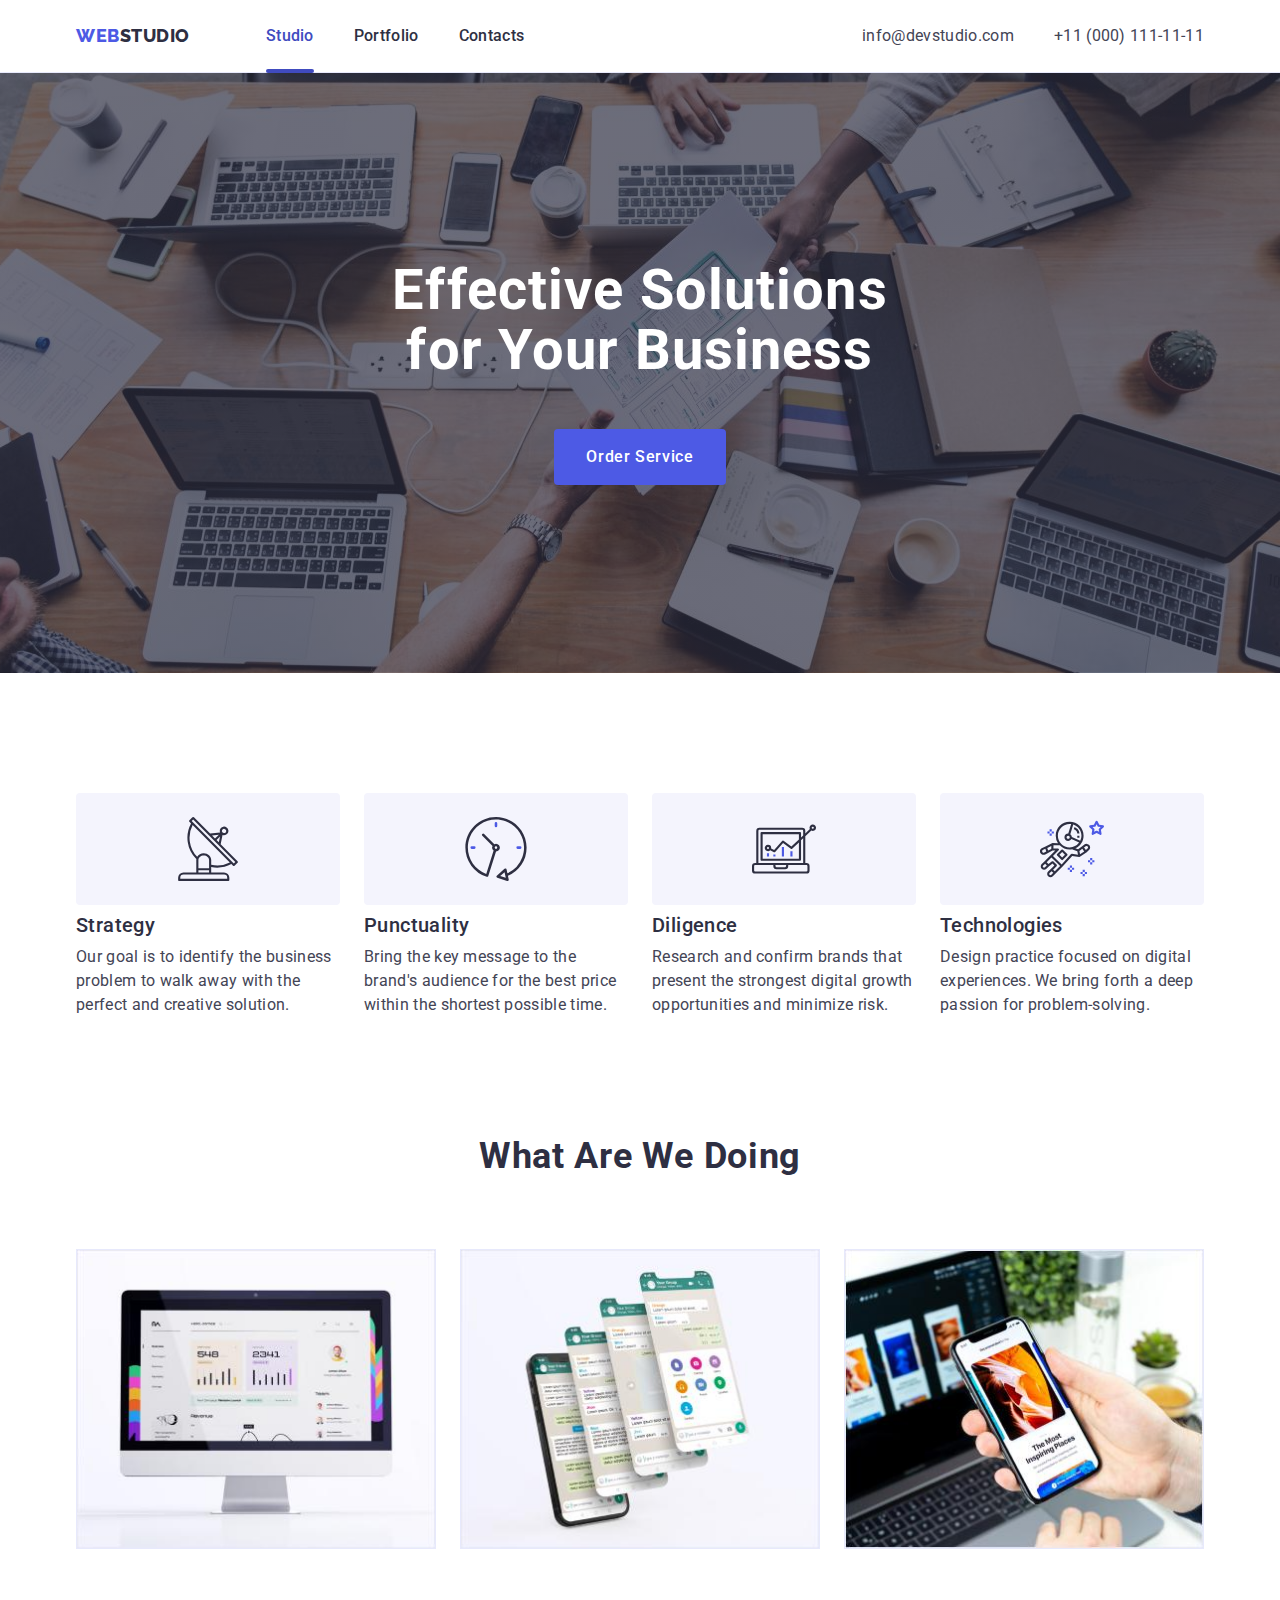
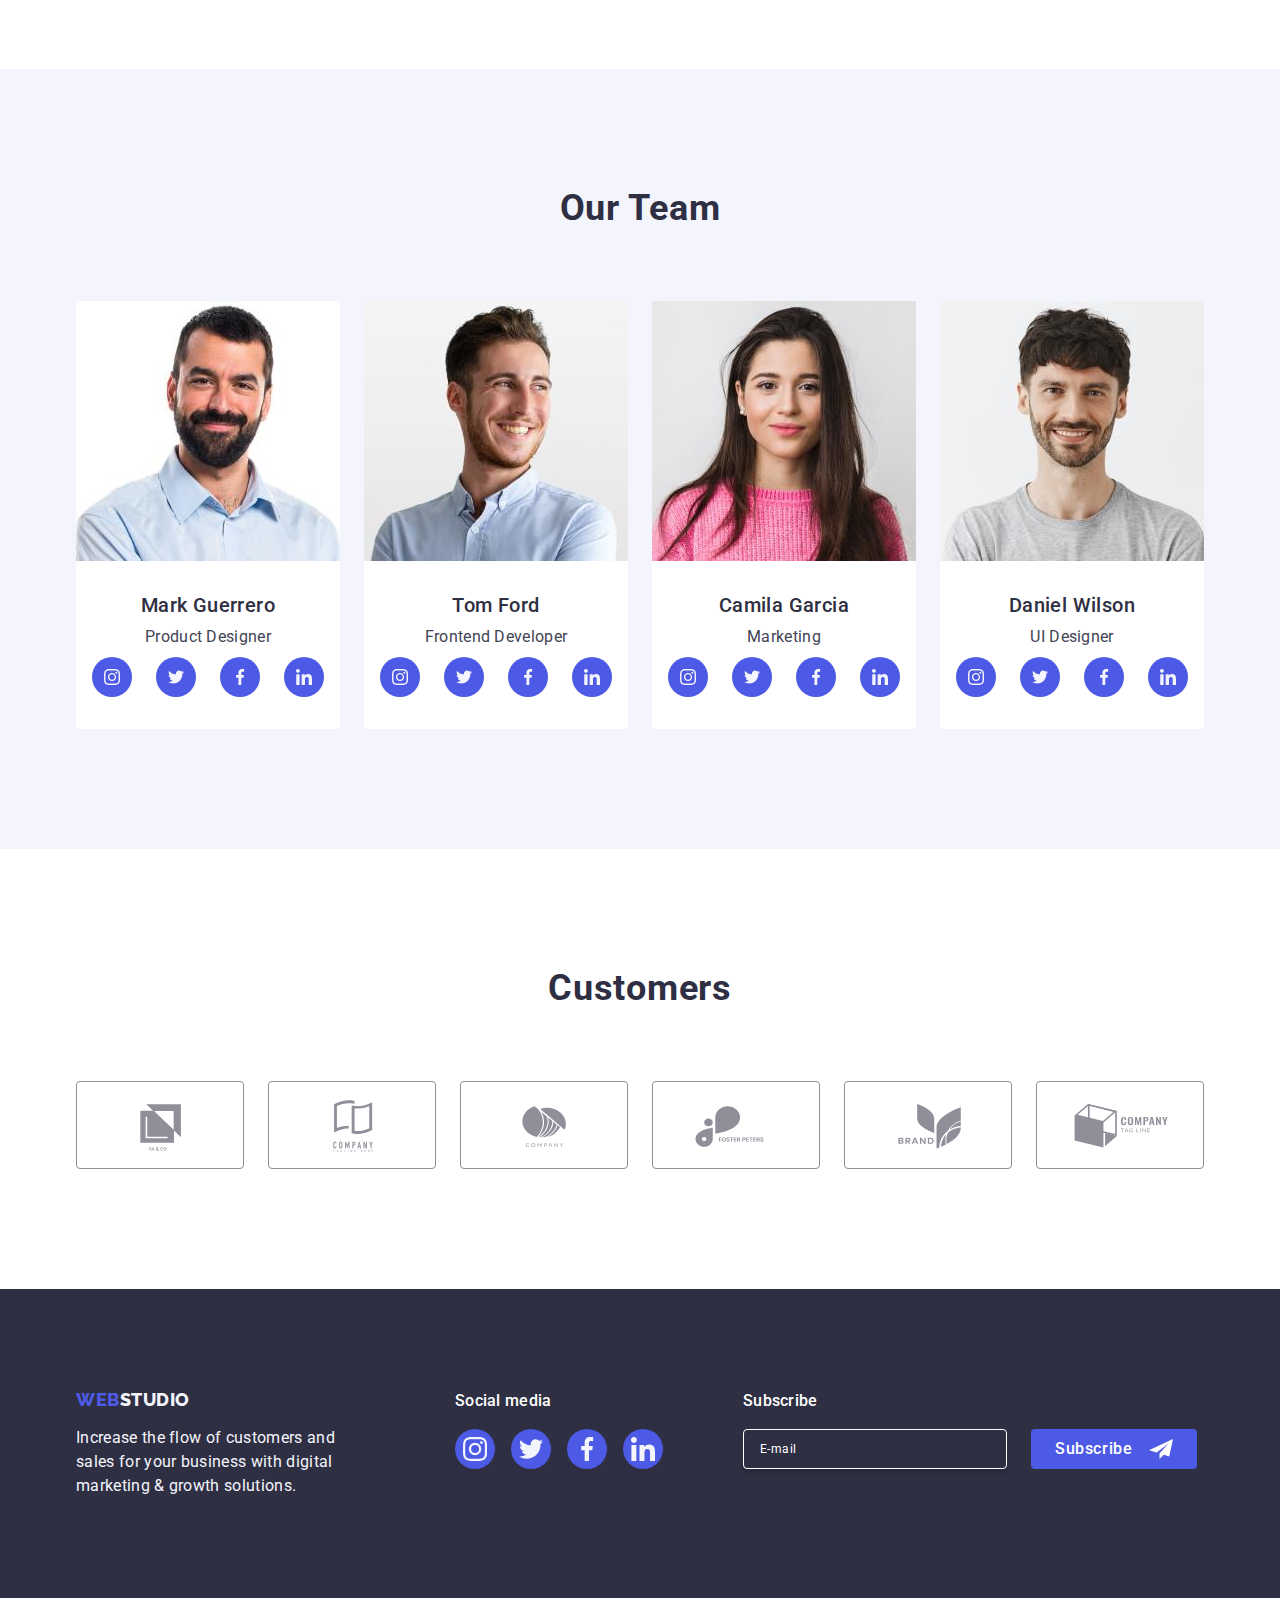
<file: index.html>
<!DOCTYPE html>
<html lang="en">

<head>
    <meta charset="UTF-8">
    <meta name="viewport" content="width=device-width, initial-scale=1.0">
    <!-- arkusz normalizacyjny dla różnych przeglądarek: -->
    <!-- <link rel="stylesheet" href="https://cdnjs.cloudflare.com/ajax/libs/modern-normalize/2.0.0/modern-normalize.min.css"
        integrity="sha512-4xo8blKMVCiXpTaLzQSLSw3KFOVPWhm/TRtuPVc4WG6kUgjH6J03IBuG7JZPkcWMxJ5huwaBpOpnwYElP/m6wg=="
        crossorigin="anonymous" referrerpolicy="no-referrer"> -->
    <link rel="stylesheet" href="./css/modern-normalize.css">
    <link rel="stylesheet" href="./css/style.css">
    <link rel="preconnect" href="https://fonts.googleapis.com">
    <link rel="preconnect" href="https://fonts.gstatic.com" crossorigin>
    <link rel="stylesheet"
        href="https://fonts.googleapis.com/css2?family=Raleway:wght@700&family=Roboto:wght@400;500;700;900&display=swap">
    <title>Main Page</title>
</head>

<body>
    <!-- ---------------------------- HEADER -->
    <header class="header-top">
        <div class="container container-header">
            <nav class="menu">
                <a class="link logo logo-header" href="./index.html">Web<span class="studio-dark">Studio</span></a>
                <ul class="list list-header">
                    <li class="item-menu">
                        <a class="link-item-menu current link" href="./index.html">Studio</a>
                    </li>
                    <li class="item-menu">
                        <a class="link-item-menu link" href="./portfolio.html">Portfolio</a>
                    </li>
                    <li class="item-menu">
                        <a class="link-item-menu link" href="">Contacts</a>
                    </li>
                </ul>
            </nav>
            <address class="menu">
                <ul class="list list-header">
                    <li class="item-address">
                        <a class="link-item-address link" href="mailto:info@devstudio.com">info@devstudio.com</a>
                    </li>
                    <li class="item-address">
                        <a class="link-item-address link" href="tel:+110001111111">+11 (000) 111-11-11</a>
                    </li>
                </ul>
            </address>
        </div>
    </header>
    <main>
        <!-- ---------------------------- MOTTO -->
        <section class="section motto">
            <div class="container">
                <h1 class="motto-title">Effective Solutions<br>for Your Business</h1>
                <button data-modal-open class="btn order" type="button">Order Service</button>
            </div>
        </section>
        <!-- ---------------------------- OUR ADVANTAGES -->
        <section class="section our-advantages">
            <div class="container">
                <h2 class="visually-hidden">Our Philosphy</h2>
                <ul class="list list-our-advantages">
                    <li class="item-our-advantages">
                        <div class="icon-our-advantages">
                            <svg class="svg-our-advantages">
                                <use href="./images/icons.svg#icon-strategy"></use>
                            </svg>
                        </div>
                        <h3 class="item-title">Strategy</h3>
                        <p class="item-txt">Our goal is to identify the business
                            problem to walk away with the perfect and creative solution.</p>
                    </li>
                    <li class="item-our-advantages">
                        <div class="icon-our-advantages">
                            <svg class="svg-our-advantages">
                                <use href="./images/icons.svg#icon-punctuality"></use>
                            </svg>
                        </div>
                        <h3 class="item-title">Punctuality</h3>
                        <p class="item-txt">Bring the key message to the brand's audience for the best price within the
                            shortest possible time.</p>
                    </li>
                    <li class="item-our-advantages">
                        <div class="icon-our-advantages">
                            <svg class="svg-our-advantages">
                                <use href="./images/icons.svg#icon-diligence"></use>
                            </svg>
                        </div>
                        <h3 class="item-title">Diligence</h3>
                        <p class="item-txt">Research and confirm brands that present the strongest digital growth
                            opportunities and minimize risk.</p>
                    </li>
                    <li class="item-our-advantages">
                        <div class="icon-our-advantages">
                            <svg class="svg-our-advantages">
                                <use href="./images/icons.svg#icon-technologies"></use>
                            </svg>
                        </div>
                        <h3 class="item-title">Technologies</h3>
                        <p class="item-txt">Design practice focused on digital experiences. We bring forth a deep
                            passion for problem-solving.</p>
                    </li>
                </ul>
            </div>
        </section>
        <!-- ---------------------------- WE DO -->
        <section class="section we-do">
            <div class="container">
                <h2 class="section-title">What are we doing</h2>
                <ul class="list list-we-do wrap">
                    <li class="item-we-do">
                        <img class="img-border" src="./images/we-do-img1.jpg" alt="monitor screen" width="360"
                            height="300">
                    </li>
                    <li class="item-we-do">
                        <img class="img-border" src="./images/we-do-img2.jpg"
                            alt="smartphone and four possible screen appearances" width="360" height="300">
                    </li>
                    <li class="item-we-do">
                        <img class="img-border" src="./images/we-do-img3.jpg"
                            alt="smartphone held in hand and laptop screen in the background" width="360" height="300">
                    </li>
                </ul>
            </div>
        </section>
        <!-- ---------------------------- OUR TEAM -->
        <section class="section our-team">
            <div class="container">
                <h2 class="section-title">Our Team</h2>
                <ul class="list list-our-team wrap">
                    <li class="item-our-team">
                        <img src="./images/our-team-mark-guerrero.jpg"
                            alt="Photo Mark Guerrero: smiling man in a blue shirt, brown hair and very short stubble"
                            width="264" height="260">
                        <div class="caption-our-team">
                            <h3 class="item-title">Mark Guerrero</h3>
                            <p class="item-txt">Product Designer</p>
                            <ul class="list icons-our-team">
                                <li class="item-sm-our-team">
                                    <a class="link sm-our-team" href="">
                                        <svg class="svg-our-team">
                                            <use href="./images/icons.svg#sm-instagram"></use>
                                        </svg>
                                    </a>
                                </li>
                                <li class="item-sm-our-team">
                                    <a class="link sm-our-team" href="">
                                        <svg class="svg-our-team">
                                            <use href="./images/icons.svg#sm-twitter"></use>
                                        </svg>
                                    </a>
                                </li>
                                <li class="item-sm-our-team">
                                    <a class="link sm-our-team" href="">
                                        <svg class="svg-our-team">
                                            <use href="./images/icons.svg#sm-facebook"></use>
                                        </svg>
                                    </a>
                                </li>
                                <li class="item-sm-our-team">
                                    <a class="link sm-our-team" href="">
                                        <svg class="svg-our-team">
                                            <use href="./images/icons.svg#sm-linkedin"></use>
                                        </svg>
                                    </a>
                                </li>
                            </ul>
                        </div>
                    </li>
                    <li class="item-our-team">
                        <img src="./images/our-team-tom-ford.jpg"
                            alt="Photo Tom Ford: laughing man in a blue shirt, short dark hair and short stubble"
                            width="264" height="260">
                        <div class="caption-our-team">
                            <h3 class="item-title">Tom Ford</h3>
                            <p class="item-txt">Frontend Developer</p>
                            <ul class="list icons-our-team">
                                <li class="item-sm-our-team">
                                    <a class="link sm-our-team" href="">
                                        <svg class="svg-our-team">
                                            <use href="./images/icons.svg#sm-instagram"></use>
                                        </svg>
                                    </a>
                                </li>
                                <li class="item-sm-our-team">
                                    <a class="link sm-our-team" href="">
                                        <svg class="svg-our-team">
                                            <use href="./images/icons.svg#sm-twitter"></use>
                                        </svg>
                                    </a>
                                </li>
                                <li class="item-sm-our-team">
                                    <a class="link sm-our-team" href="">
                                        <svg class="svg-our-team">
                                            <use href="./images/icons.svg#sm-facebook"></use>
                                        </svg>
                                    </a>
                                </li>
                                <li class="item-sm-our-team">
                                    <a class="link sm-our-team" href="">
                                        <svg class="svg-our-team">
                                            <use href="./images/icons.svg#sm-linkedin"></use>
                                        </svg>
                                    </a>
                                </li>
                            </ul>
                        </div>
                    </li>
                    <li class="item-our-team">
                        <img src="./images/our-team-camila-garcia.jpg"
                            alt="Photo Camila Garcia: smiling woman in pink sweater and long straight dark brown hair"
                            width="264" height="260">
                        <div class="caption-our-team">
                            <h3 class="item-title">Camila Garcia</h3>
                            <p class="item-txt">Marketing</p>
                            <ul class="list icons-our-team">
                                <li class="item-sm-our-team">
                                    <a class="link sm-our-team" href="">
                                        <svg class="svg-our-team">
                                            <use href="./images/icons.svg#sm-instagram"></use>
                                        </svg>
                                    </a>
                                </li>
                                <li class="item-sm-our-team">
                                    <a class="link sm-our-team" href="">
                                        <svg class="svg-our-team">
                                            <use href="./images/icons.svg#sm-twitter"></use>
                                        </svg>
                                    </a>
                                </li>
                                <li class="item-sm-our-team">
                                    <a class="link sm-our-team" href="">
                                        <svg class="svg-our-team">
                                            <use href="./images/icons.svg#sm-facebook"></use>
                                        </svg>
                                    </a>
                                </li>
                                <li class="item-sm-our-team">
                                    <a class="link sm-our-team" href="">
                                        <svg class="svg-our-team">
                                            <use href="./images/icons.svg#sm-linkedin"></use>
                                        </svg>
                                    </a>
                                </li>
                            </ul>
                        </div>
                    </li>
                    <li class="item-our-team">
                        <img src="./images/our-team-daniel-wilson.jpg"
                            alt="Photo Daniel Wilson: smiling man in a gray blouse with thick brown hair and fine stubble"
                            width="264" height="260">
                        <div class="caption-our-team">
                            <h3 class="item-title">Daniel Wilson</h3>
                            <p class="item-txt">UI Designer</p>
                            <ul class="list icons-our-team">
                                <li class="item-sm-our-team">
                                    <a class="link sm-our-team" href="">
                                        <svg class="svg-our-team">
                                            <use href="./images/icons.svg#sm-instagram"></use>
                                        </svg>
                                    </a>
                                </li>
                                <li class="item-sm-our-team">
                                    <a class="link sm-our-team" href="">
                                        <svg class="svg-our-team">
                                            <use href="./images/icons.svg#sm-twitter"></use>
                                        </svg>
                                    </a>
                                </li>
                                <li class="item-sm-our-team">
                                    <a class="link sm-our-team" href="">
                                        <svg class="svg-our-team">
                                            <use href="./images/icons.svg#sm-facebook"></use>
                                        </svg>
                                    </a>
                                </li>
                                <li class="item-sm-our-team">
                                    <a class="link sm-our-team" href="">
                                        <svg class="svg-our-team">
                                            <use href="./images/icons.svg#sm-linkedin"></use>
                                        </svg>
                                    </a>
                                </li>
                            </ul>
                        </div>
                    </li>
                </ul>
            </div>
        </section>
        <!-- ---------------------------- CUSTOMERS -->
        <section class="section customers">
            <div class="container container-customers">
                <h2 class="section-title">Customers</h2>
                <ul class="list list-customers">
                    <li class="item-customers">
                        <a class="link link-customers" href="">
                            <svg class="svg-customers">
                                <use href="./images/icons.svg#logo-client-1"></use>
                            </svg>
                        </a>
                    </li>
                    <li class="item-customers">
                        <a class="link link-customers" href="">
                            <svg class="svg-customers">
                                <use href="./images/icons.svg#logo-client-2"></use>
                            </svg>
                        </a>
                    </li>
                    <li class="item-customers">
                        <a class="link link-customers" href="">
                            <svg class="svg-customers">
                                <use href="./images/icons.svg#logo-client-3"></use>
                            </svg>
                        </a>
                    </li>
                    <li class="item-customers">
                        <a class="link link-customers" href="">
                            <svg class="svg-customers">
                                <use href="./images/icons.svg#logo-client-4"></use>
                            </svg>
                        </a>
                    </li>
                    <li class="item-customers">
                        <a class="link link-customers" href="">
                            <svg class="svg-customers">
                                <use href="./images/icons.svg#logo-client-5"></use>
                            </svg>
                        </a>
                    </li>
                    <li class="item-customers">
                        <a class="link link-customers" href="">
                            <svg class="svg-customers">
                                <use href="./images/icons.svg#logo-client-6"></use>
                            </svg>
                        </a>
                    </li>
                </ul>
            </div>
        </section>
    </main>
    <!-- ---------------------------- FOOTER -->
    <footer class="footer">
        <div class="container container-footer">
            <div class="footer-info">
                <a class="logo logo-footer link" href="./index.html">Web<span class="studio-light">Studio</span></a>
                <p class="footer-txt">Increase the flow of customers and<br>sales for your business with
                    digital<br>marketing & growth solutions.</p>
            </div>
            <div class="footer-sm">
                <p class="footer-title">Social media</p>
                <ul class="list list-sm-footer">
                    <li class="item-sm-footer">
                        <a class="link link-sm-footer" href="">
                            <svg class="svg-sm-footer">
                                <use href="./images/icons.svg#sm-instagram"></use>
                            </svg>
                        </a>
                    </li>
                    <li class="item-sm-footer">
                        <a class="link link-sm-footer" href="">
                            <svg class="svg-sm-footer">
                                <use href="./images/icons.svg#sm-twitter"></use>
                            </svg>
                        </a>
                    </li>
                    <li class="item-sm-footer">
                        <a class="link link-sm-footer" href="">
                            <svg class="svg-sm-footer">
                                <use href="./images/icons.svg#sm-facebook"></use>
                            </svg>
                        </a>
                    </li>
                    <li class="item-sm-footer">
                        <a class="link link-sm-footer" href="">
                            <svg class="svg-sm-footer">
                                <use href="./images/icons.svg#sm-linkedin"></use>
                            </svg>
                        </a>
                    </li>
                </ul>
            </div>
            <div class="footer-newsletter">
                <p class="footer-title">Subscribe</p>
                <form class="footer-form-newsletter" name="form-newsletter">
                    <label class="newsletter-label" for="email">
                        <input class="newsletter-input clear-style" id="email" type="email" name="email" placeholder="E-mail" required >
                    </label>
                    <button class="btn newsletter" type="submit">Subscribe
                        <svg class="svg-subscribe" width="24" height="24">
                            <use href="./images/icons.svg#icon-subscribe"></use>
                        </svg>
                    </button>
                </form>
            </div>
        </div>
    </footer>
    <!-- ---------------------------- MODAL -->
    <div class="modal-backdrop is-hidden" data-modal>
        <div class="modal-box">
            <button type="button" class="btn close-order clear-style" data-modal-close>
                <svg class="svg-close-order" width="8" height="8">
                    <use href="./images/icons.svg#icon-close"></use>
                </svg>
            </button>
            <p class="contacts-title">Leave your contacts and we will call you back</p>
            <form class="contacts-form" name="form-contacts">
                <div class="contacts-form-element">
                    <label class="contacts-label" for="user-name">Name</label>
                    <div class="contacts-input-box">
                        <input class="contacts-input clear-style" id="user-name" type="text" name="user-name" required>
                        <svg class="svg-icon-contacts" width="18" height="24">
                            <use href="./images/icons.svg#icon-name"></use>
                        </svg>
                    </div>
                </div>
                <div class="contacts-form-element">
                    <label class="contacts-label" for="user-phone">Phone</label>
                    <div class="contacts-input-box">
                        <input class="contacts-input clear-style" id="user-phone" type="tel" name="user-phone" required>
                        <svg class="svg-icon-contacts" width="18" height="24">
                            <use href="./images/icons.svg#icon-phone"></use>
                        </svg>
                    </div>
                </div>
                <div class="contacts-form-element">
                    <label class="contacts-label" for="user-email">Email</label>
                    <div class="contacts-input-box">
                        <input class="contacts-input clear-style" id="user-email" type="email" name="user-email" required>
                        <svg class="svg-icon-contacts" width="18" height="24">
                            <use href="./images/icons.svg#icon-email"></use>
                        </svg>
                    </div>
                </div>
                <div class="contacts-form-element">
                    <label class="contacts-label" for="user-comment">Comment</label>
                    <textarea class="contacts-comment clear-style" id="user-comment" name="user-comment" rows="15" placeholder="Text input"></textarea>
                </div>
                <div class="contacts-form-confirm">
                    <input class="contacts-privacy visually-hidden" type="checkbox" id="user-privacy" name="user-privacy" value="true" required />
                    <label class="contacts-label" for="user-privacy">
                        <span class="check-box">
                            <svg class="svg-icon-checked" width="10" height="8">
                                <use href="./images/icons.svg#icon-checked"></use>
                            </svg>
                        </span>
                        I accept the terms and conditions of the <a class="link-privacy" href="">Privacy Policy</a></label>
                </div>
                <button class="btn send clear-style" type="submit">Send</button>
            </form>
        </div>
    </div>
    <script src="./js/modal.js"></script>
</body>

</html>
</file>
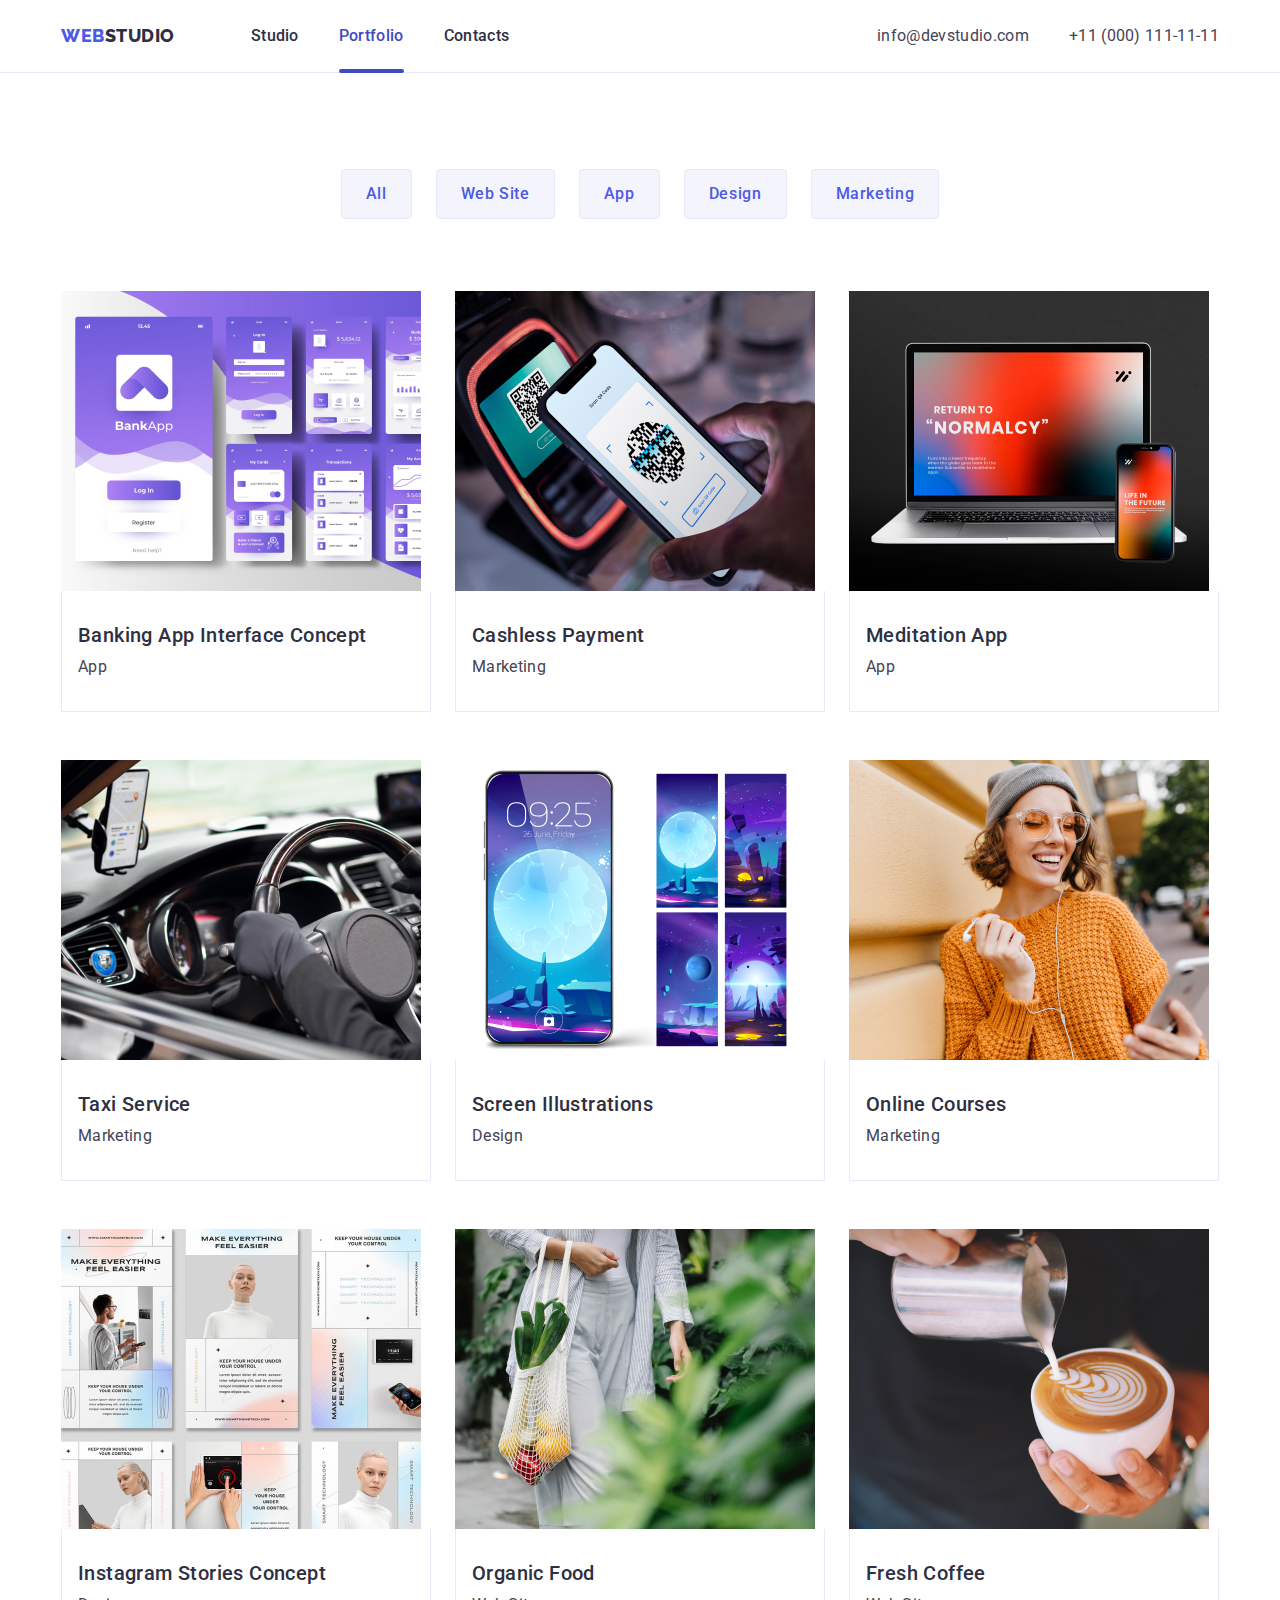
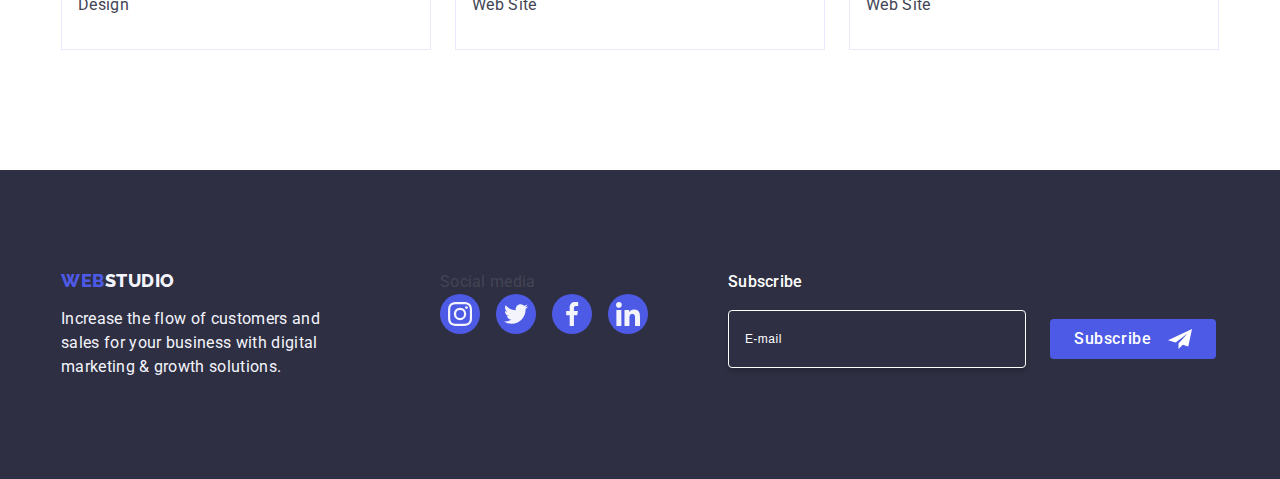
<file: portfolio.html>
<!DOCTYPE html>
<html lang="en">
<head>
    <meta charset="UTF-8">
    <meta name="viewport" content="width=device-width, initial-scale=1.0">
    <!-- arkusz normalizacyjny arkusze stylów różnych przeglądarek: -->
    <link rel="stylesheet" href="https://cdnjs.cloudflare.com/ajax/libs/modern-normalize/2.0.0/modern-normalize.min.css"
        integrity="sha512-4xo8blKMVCiXpTaLzQSLSw3KFOVPWhm/TRtuPVc4WG6kUgjH6J03IBuG7JZPkcWMxJ5huwaBpOpnwYElP/m6wg=="
        crossorigin="anonymous" referrerpolicy="no-referrer">
    <link rel="stylesheet" href="./css/style.css">
    <link rel="preconnect" href="https://fonts.googleapis.com">
    <link rel="preconnect" href="https://fonts.gstatic.com" crossorigin>
    <link rel="stylesheet" href="https://fonts.googleapis.com/css2?family=Raleway:wght@700&family=Roboto:wght@400;500;700;900&display=swap">
    <title>Portfolio</title>
</head>
<body>
    <!-- ---------------------------- HEADER -->
    <header class="header-top">
        <div class="container container-header">
            <nav class="menu">
                <a class="link logo logo-header" href="./index.html">Web<span class="studio-dark">Studio</span></a>
                <ul class="list list-header">
                    <li class="item-menu">
                        <a class="link-item-menu link" href="./index.html">Studio</a></li>
                    <li class="item-menu">
                        <a class="link-item-menu current link" href="./portfolio.html">Portfolio</a></li>
                    <li class="item-menu">
                        <a class="link-item-menu link" href="">Contacts</a></li>
                </ul>
            </nav>
            <address class="menu">
                <ul class="list list-header">
                    <li class="item-address">
                        <a class="link-item-address link" href="mailto:info@devstudio.com">info@devstudio.com</a></li>
                    <li class="item-address">
                        <a class="link-item-address link" href="tel:+110001111111">+11 (000) 111-11-11</a></li>
                </ul>
            </address>
        </div>
    </header>
    <main>
        <!--  ---------------------------- PORTFOLIO -->
        <section class="section portfolio">
            <div class="container">
                <h1 class="visually-hidden">Portfolio</h1>
                <ul class="list section-list list-filters">
                    <li><button class="btn filters" type="button">All</button></li>
                    <li><button class="btn filters" type="button">Web Site</button></li>
                    <li><button class="btn filters" type="button">App</button></li>
                    <li><button class="btn filters" type="button">Design</button></li>
                    <li><button class="btn filters" type="button">Marketing</button></li>
                </ul>
                <ul class="list list-portfolio wrap">
                    <li class="item-portfolio">
                        <a class="link link-portfolio" href="">
                            <div class="img-overlay">
                                <img src="./images/portfolio-app-banking-app-interface-concept.jpg"
                                alt="sample banking application screens in shades of purple" width="360" height="300">
                                <p class="overlay-txt">14 Stylish and User-Friendly App Design Concepts · Task Manager App · Calorie Tracker App · Exotic Fruit Ecommerce App · Cloud Storage App</p>
                            </div>
                            <div class="caption-portfolio">
                                <h2 class="item-title">Banking App Interface Concept</h2>
                                <p class="item-txt">App</p>
                            </div>
                        </a>
                    </li>
                    <li class="item-portfolio">
                        <a class="link link-portfolio" href="">
                            <div class="img-overlay">
                                <img src="./images/portfolio-marketing-cashless-payment.jpg" 
                                    alt="cashless payment by phone using a qr code"
                                    width="360" height="300">
                                <p class="overlay-txt">14 Stylish and User-Friendly App Design Concepts · Task Manager App · Calorie Tracker App ·
                                    Exotic Fruit Ecommerce App · Cloud Storage App</p>
                            </div>
                            <div class="caption-portfolio">
                                <h2 class="item-title">Cashless Payment</h2>
                                <p class="item-txt">Marketing</p>
                            </div>
                        </a>
                    </li>
                    <li class="item-portfolio">
                        <a class="link link-portfolio" href="">
                            <div class="img-overlay">
                                <img src="./images/portfolio-app-meditation-app.jpg" 
                                    alt="laptop and phone with the same screen with a colorful blurred background"
                                    width="360" height="300">
                                <p class="overlay-txt">14 Stylish and User-Friendly App Design Concepts · Task Manager App · Calorie Tracker App ·
                                    Exotic Fruit Ecommerce App · Cloud Storage App</p>
                            </div>
                            <div class="caption-portfolio">
                                <h2 class="item-title">Meditation App</h2>
                                <p class="item-txt">App</p>
                            </div>
                        </a>
                    </li>
                    <li class="item-portfolio">
                        <a class="link link-portfolio" href="">
                            <div class="img-overlay">
                                <img src="./images/portfolio-marketing-taxi-service.jpg" 
                                    alt="phone placed in the car with a map application running"
                                    width="360" height="300">
                                <p class="overlay-txt">14 Stylish and User-Friendly App Design Concepts · Task Manager App · Calorie Tracker App ·
                                    Exotic Fruit Ecommerce App · Cloud Storage App</p>
                            </div>
                            <div class="caption-portfolio">
                                <h2 class="item-title">Taxi Service</h2>
                                <p class="item-txt">Marketing</p>
                            </div>
                        </a>
                    </li>
                    <li class="item-portfolio">
                        <a class="link link-portfolio" href="">
                            <div class="img-overlay">
                                <img src="./images/portfolio-design-screen-illustrations.jpg" 
                                    alt="phone with a colorful background and four other backgrounds next to it"
                                    width="360" height="300">
                                <p class="overlay-txt">14 Stylish and User-Friendly App Design Concepts · Task Manager App · Calorie Tracker App ·
                                    Exotic Fruit Ecommerce App · Cloud Storage App</p>
                            </div>
                            <div class="caption-portfolio">
                                <h2 class="item-title">Screen Illustrations</h2>
                                <p class="item-txt">Design</p>
                            </div>
                        </a>
                    </li>
                    <li class="item-portfolio">
                        <a class="link link-portfolio" href="">
                            <div class="img-overlay">
                                <img src="./images/portfolio-marketing-online-courses.jpg" 
                                    alt="laughing young woman with headphones and phone in hand"
                                    width="360" height="300">
                                <p class="overlay-txt">14 Stylish and User-Friendly App Design Concepts · Task Manager App · Calorie Tracker App ·
                                    Exotic Fruit Ecommerce App · Cloud Storage App</p>
                            </div>
                            <div class="caption-portfolio">
                                <h2 class="item-title">Online Courses</h2>
                                <p class="item-txt">Marketing</p>
                            </div>
                        </a>
                    </li>
                    <li class="item-portfolio">
                        <a class="link link-portfolio" href="">
                            <div class="img-overlay">
                                <img src="./images/portfolio-design-instagram-stories-concept.jpg" 
                                    alt="sample phone screens in pastel colors and different layouts"
                                    width="360" height="300">
                                <p class="overlay-txt">14 Stylish and User-Friendly App Design Concepts · Task Manager App · Calorie Tracker App ·
                                    Exotic Fruit Ecommerce App · Cloud Storage App</p>
                            </div>
                            <div class="caption-portfolio">
                                <h2 class="item-title">Instagram Stories Concept</h2>
                                <p class="item-txt">Design</p>
                            </div>
                        </a>
                    </li>
                    <li class="item-portfolio">
                        <a class="link link-portfolio" href="">
                            <div class="img-overlay">
                                <img src="./images/portfolio-website-organic-food.jpg" 
                                    alt="bag with fruits and vegetables in a woman hand in a green surroundings"
                                    width="360" height="300">
                                <p class="overlay-txt">14 Stylish and User-Friendly App Design Concepts · Task Manager App · Calorie Tracker App ·
                                    Exotic Fruit Ecommerce App · Cloud Storage App</p>
                            </div>
                            <div class="caption-portfolio">
                                <h2 class="item-title">Organic Food</h2>
                                <p class="item-txt">Web Site</p>
                            </div>
                        </a>
                    </li>
                    <li class="item-portfolio">
                        <a class="link link-portfolio" href="">
                            <div class="img-overlay">
                                <img src="./images/portfolio-website-fresh-coffee.jpg" 
                                    alt="man decorates a cup with coffee in his hand with milk"
                                    width="360" height="300">
                                <p class="overlay-txt">14 Stylish and User-Friendly App Design Concepts · Task Manager App · Calorie Tracker App ·
                                    Exotic Fruit Ecommerce App · Cloud Storage App</p>
                            </div>
                            <div class="caption-portfolio">
                                <h2 class="item-title">Fresh Coffee</h2>
                                <p class="item-txt">Web Site</p>
                            </div>
                        </a>
                    </li>

                </ul>
            </div>
        </section>
    </main>
    <!-- ---------------------------- FOOTER -->
    <footer class="footer">
        <div class="container container-footer">
            <div class="footer-info">
                <a class="logo logo-footer link" href="./index.html">Web<span class="studio-light">Studio</span></a>
                <p class="footer-txt">Increase the flow of customers and<br>sales for your business with
                    digital<br>marketing & growth solutions.</p>
            </div>
            <div class="footer-sm">
                <p class="footer-title-sm">Social media</p>
                <ul class="list list-sm-footer">
                    <li class="item-sm-footer">
                        <a class="link link-sm-footer" href="">
                            <svg class="svg-sm-footer">
                                <use href="./images/icons.svg#sm-instagram"></use>
                            </svg>
                        </a>
                    </li>
                    <li class="item-sm-footer">
                        <a class="link link-sm-footer" href="">
                            <svg class="svg-sm-footer">
                                <use href="./images/icons.svg#sm-twitter"></use>
                            </svg>
                        </a>
                    </li>
                    <li class="item-sm-footer">
                        <a class="link link-sm-footer" href="">
                            <svg class="svg-sm-footer">
                                <use href="./images/icons.svg#sm-facebook"></use>
                            </svg>
                        </a>
                    </li>
                    <li class="item-sm-footer">
                        <a class="link link-sm-footer" href="">
                            <svg class="svg-sm-footer">
                                <use href="./images/icons.svg#sm-linkedin"></use>
                            </svg>
                        </a>
                    </li>
                </ul>
            </div>
            <div class="footer-newsletter">
                <p class="footer-title">Subscribe</p>
                <form class="footer-form-newsletter" name="form-newsletter">
                    <label class="newsletter-label" for="email">
                        <input class="newsletter-input clear-style" id="email" type="email" name="email" placeholder="E-mail" required>
                    </label>
                    <button class="btn newsletter" type="submit">Subscribe
                        <svg class="svg-subscribe" width="24" height="24">
                            <use href="./images/icons.svg#icon-subscribe"></use>
                        </svg>
                    </button>
                </form>
            </div>
        </div>
    </footer>
</body>
</html>
</file>
<file: css/style.css>
@import url('./vars.css');

* {
  margin: 0;
  padding: 0;
}
body {    
	font-family: "Roboto", sans-serif;
    font-size: 16px;
    font-weight: 400;
    line-height: 1.5;
    letter-spacing: 0.02em;
	color: var(--TEXT);
    background-color: var(--WHITE);
}
img {
    display: block;
}
.clear-style {
    -moz-appearance: none;
    -webkit-appearance: none;
    appearance: none ;
    
}
/* ---------------------------- COMMON */
.container {
    max-width: 1158px;
    margin: 0 auto;
    padding: 0 15px;
}
.section {
    padding: 120px 0;
}
.section-title {
    margin-bottom: 72px;
    text-align: center; 
    font-size: 36px;
    font-weight: 700;
    line-height: 1.11;
    letter-spacing: 0.02em;
    text-transform: capitalize;
    color: var(--DARK);
}
.list {
    display: flex;
    list-style-type: none;
}
.wrap {
    flex-wrap: wrap;
}
.link {
    text-decoration: none;
}
.item-title {
    margin-bottom: 8px;
    font-size: 20px;
    font-weight: 500;
    line-height: 1.2;
    letter-spacing: 0.02em;
    color: var(--DARK);
}
.item-txt {
    font-size: 16px;
    line-height: 1.5;
    letter-spacing: 0.02em;
    color: var(--TEXT);
}
.btn {
    display: block;
    font-family: inherit;
    font-size: 16px;
    font-weight: 500;
    line-height: 1.5;
    letter-spacing: 0.04em;
    border-radius: 4px; 
    cursor: pointer;
}
.visually-hidden {
  position: absolute;
  width: 1px;
  height: 1px;
  margin: -1px;
  border: 0;
  padding: 0;
  white-space: nowrap;
  clip-path: inset(100%);
  clip: rect(0 0 0 0);
  overflow: hidden;
}
/* ---------------------------- HEADER */
.header-top {
    border-bottom: 1px solid var(--ACCENT);
    box-shadow: 0px 1px 6px 0px var(--SHADOW-LESS), 
        0px 1px 1px 0px var(--SHADOW-MORE), 
        0px 2px 1px 0px var(--SHADOW-LESS);
}
.container-header {
    display: flex;
    flex-direction: row;
    justify-content: space-between;
}
.menu {
    display: flex;
    align-items: center;
}
.list-header {
    gap: var(--GAP-HEADER); 
}
.logo {
    color: var(--PRIMARY-BRAND);
    font-family: Raleway, sans-serif;
    font-size: 18px;
    font-weight: 800;
    line-height: 1.17;
    letter-spacing: 0.03em;
    text-transform: uppercase;
    text-decoration: none;
}
.logo-header {
    display: block;
    margin-right: 76px;
}
.studio-dark {
    color: var(--DARK);
}
.item-menu,
.item-address {
    font-size: 16px;
    line-height: 1.5;
    letter-spacing: 0.02em;
}
.link-item-menu {
    position: relative;
    display: inline-flex;
	flex-direction: column;
	gap: 0.25em;
    padding: 24px 0;
    font-weight: 500;
    color: var(--DARK);
    transition-property: color;
    transition-duration: 250ms;
    transition-timing-function: cubic-bezier(0.4, 0, 0.2, 1);
}
.link-item-menu.current {
    color: var(--PRESSED-STATE);
}
.link-item-menu.current::after {
    content: "";
    position: absolute;
    display: block;
    bottom: -1px;
    width: 100%;
    height: 4px;
    border-radius: 2px;
    background: currentColor;
}
.link-item-address {
    display: block;
    font-style: normal;
    color: var(--TEXT);
    transition-property: color;
    transition-duration: 250ms;
    transition-timing-function: cubic-bezier(0.4, 0, 0.2, 1);
}
.link-item-menu:hover,
.link-item-menu:focus,
.link-item-address:hover,
.link-item-address:focus
{
    color: var(--PRESSED-STATE);
}
/* ---------------------------- MOTTO */
.section.motto {
    max-width: 1440px;
    margin: 0 auto;
    padding: 188px 0;
    background-color: var(--DARK);
    background-image: linear-gradient(var(--MODAL-OVERLAY), var(--MODAL-OVERLAY)), 
        url('../images/bg-motto.jpg');
    background-repeat: no-repeat;
    background-position: center, center;
    background-size: cover;
    text-align: center;
}
.motto-title {
    max-width: 496px;
    margin-right: auto;
    margin-bottom: 48px;
    margin-left: auto;
    font-size: 56px;
    font-weight: 700;
    line-height: 1.07;
    letter-spacing: 1.12px;
    color: var(--WHITE);
}
.btn.order {
    min-width: 169px;
    margin-left: auto;
    margin-right: auto;
    padding: 16px 32px;
    color: var(--WHITE);
    background-color: var(--PRIMARY-BRAND);
    border: none;
    transition-property: background-color;
    transition-duration: 250ms;
    transition-timing-function: cubic-bezier(0.4, 0, 0.2, 1);
}
.btn.order:hover,
.btn.order:focus {
    background-color: var(--PRESSED-STATE);
}
/* ---------------------------- OUR ADVANTAGES */
.list-our-advantages {
    gap: var(--GAP-BASIC);
}
.item-our-advantages {
    width: var(--WIDTH-FOUR);
}
.icon-our-advantages {
    display: flex;
    justify-content: center;
    align-items: center;
    height: 112px;
    margin-bottom: 8px;
    padding: 24px 100px;
    border-radius: 4px;
    background-color: var(--LIGHT);
}
.svg-our-advantages {
    width: 64px;
    height: 64px;
    fill: var(--LIGHT);
}
/* ---------------------------- WE DO */
.section.we-do {
    padding-top: 0;
}
.list-we-do {
    gap: var(--GAP-BASIC);
}
.img-border {
    border: 1px solid var(--ACCENT);
}
.item-we-do {
    width: var(--WIDTH-THREE);
}
/* ---------------------------- OUR TEAM */
.section.our-team {
    background-color: var(--LIGHT);
}
.list-our-team {
    gap: var(--GAP-BASIC);
}
.item-our-team {
    background-color: var(--WHITE);
    border-radius: 0px 0px 4px 4px;
    width: var(--WIDTH-FOUR);
    box-shadow: 0px 2px 1px 0px var(--SHADOW-LESS), 
            0px 1px 1px 0px var(--SHADOW-MORE), 
            0px 1px 6px 0px var(--SHADOW-LESS);
}
.caption-our-team {
    padding: 32px 0;
    text-align: center;
}
.caption-our-team .item-txt {
    margin-bottom: 8px;
}
.icons-our-team {
    display: flex;
    justify-content: center;
    align-items: center;
    gap: var(--GAP-BASIC);
}
.item-sm-our-team {
    display: flex;
    width: 40px;
    height: 40px;
}
.sm-our-team {
    display: flex;
    justify-content: center;
    align-items: center;
    width: 100%;
    padding: 12px;
    background-color: var(--PRIMARY-BRAND);
    border-radius: 50%;
    transition-property: background-color;
    transition-duration: 250ms;
    transition-timing-function: cubic-bezier(0.4, 0, 0.2, 1);
}
.sm-our-team:hover,
.sm-our-team:focus {
    background-color: var(--PRESSED-STATE);
}
.svg-our-team {
    width: 16px;
    height: 16px;
    fill: var(--LIGHT);
}
/* ---------------------------- CUSTOMERS */
.section.customers {
    padding: 120px 0 120px 0;
}
.list-customers {
    gap: var(--GAP-BASIC);
}
.item-customers {
    display: flex;
    height: 88px;
    width: var(--WIDTH-SIX);
}
.link-customers {
    display: flex;
    justify-content: center;
    align-items: center;
    width: 100%;
    height: 100%;
    color: var(--LATE-TEXT);
    border: 1px solid var(--LATE-TEXT);
    border-radius: 4px;
    transition-property: color, border-color;
    transition-duration: 250ms;
    transition-timing-function: cubic-bezier(0.4, 0, 0.2, 1);
}
.link-customers:hover,
.link-customers:focus {
    color: var(--PRESSED-STATE);
    border-color: var(--PRESSED-STATE);
}
.svg-customers {
    width: 168px;
    height: 88px;
    fill: currentColor;
}
/* ---------------------------- PORTFOLIO */
.section.portfolio {
    padding: 96px 0 120px 0;
}
.list-filters {
    gap: var(--GAP-BASIC);
    justify-content: center;
    margin-bottom: 72px;
}
.btn.filters {
    padding: 12px 24px;
    color: var(--PRIMARY-BRAND);
    background-color: var(--LIGHT);
    border: 1px solid var(--ACCENT);
    transition-property: color, background-color, border-color, box-shadow;
    transition-duration: 250ms;
    transition-timing-function: cubic-bezier(0.4, 0, 0.2, 1);
}
.btn.filters:hover,
.btn.filters:focus {
    color: var(--WHITE);
    background-color: var(--PRESSED-STATE);
    border-color: transparent;
    box-shadow: 0px 3px 1px rgba(0, 0, 0, 0.1),
            0px 2px 1px rgba(0, 0, 0, 0.08), 
            0px 2px 2px rgba(0, 0, 0, 0.12);
}
.list-portfolio {
    column-gap: var(--GAP-BASIC);
    row-gap: calc(2*var(--GAP-BASIC));
}
.item-portfolio {
    width: var(--WIDTH-THREE);
}
.link-portfolio {
    position: relative;
    display: block;
    width: 100%;
    height: 100%;
    transition-property: box-shadow;
    transition-duration: 250ms;
    transition-timing-function: cubic-bezier(0.4, 0, 0.2, 1);
}
.link-portfolio:hover,
.link-portfolio:focus
 {
    box-shadow: 0px 2px 1px 0px var(--SHADOW-LESS), 
            0px 1px 1px 0px var(--SHADOW-MORE), 
            0px 1px 6px 0px var(--SHADOW-LESS);
}
.img-overlay {
    position: relative;
    height: 300px;
    overflow: hidden;
}
.overlay-txt {
    position: absolute;
    z-index: 1;
    top: 0;
    left: 0;
    width: 100%;
    height: 100%;
    padding: 40px 32px;
    color: var(--LIGHT);
    background-color: var(--PRIMARY-BRAND);
    transition-property: transform;
    transition-duration: 250ms;
    transition-timing-function: cubic-bezier(0.4, 0, 0.2, 1);
    transform: translateY(100%);
}
.link-portfolio:hover .overlay-txt,
.link-portfolio:focus .overlay-txt {
    transform: translateY(0%);
}
.caption-portfolio {
    padding: 32px 16px;
    border: 1px solid var(--ACCENT);
    border-top: 0;
}
/* ---------------------------- FOOTER */
.footer {
    background-color: var(--DARK);
    padding: 100px 0;
}
.container-footer {
    display: flex;
    flex-direction: row;
    justify-content: start;
    align-items: baseline;
}
.footer-info {
    margin-right: 120px;
}
.logo-footer {
    display: inline-block;
    margin-bottom: 16px;
}
.studio-light {
    color: var(--LIGHT);
}
.footer-txt {
    color: var(--LIGHT);
    font-size: 16px;
    line-height: 1.5;
    letter-spacing: 0.32px;
}
.footer-title {
    display: block;
    margin-bottom: 16px;
    color: var(--WHITE);
    font-size: 16px;
    font-weight: 500;
    line-height: 1.5;
    letter-spacing: 0.32px;
}
.footer-sm {
    margin-right: 80px;
}
.list-sm-footer {
    display: flex;
    gap: 16px;
}
.item-sm-footer {
    display: flex;
    width: 40px;
    height: 40px;
}
.link-sm-footer {
    display: flex;
    justify-content: center;
    align-items: center;
    width: 100%;
    height: 100%;
    background-color: var(--PRIMARY-BRAND);
    border-radius: 50%;
    transition-property: background-color;
    transition-duration: 250ms;
    transition-timing-function: cubic-bezier(0.4, 0, 0.2, 1);
}
.link-sm-footer:hover,
.link-sm-footer:focus {
    background-color: var(--SUCCESS);
}
.svg-sm-footer {
    width: 24px;
    height: 24px;
    fill: var(--LIGHT);
}
.footer-newsletter {
    display: block;
}
.footer-form-newsletter {
    display: flex;
    flex-direction: row;
    justify-content: start;
    align-items: center;
    gap: 24px;
}
.newsletter-input {
    display: flex;
    width: 264px;
    height: 40px;
    gap: 24px;
    padding: 8px 16px;
    font-size: 12px;
    line-height: 1.5; 
    letter-spacing: 0.04em;
    color: var(--WHITE);
    background-color: transparent;
    border: 1px solid var(--WHITE);
    border-radius: 4px;
    outline: transparent;
    box-shadow: 0px 4px 4px 0px rgba(0, 0, 0, 0.15);
}
.newsletter-input::placeholder {
    color: var(--WHITE);
}
.btn.newsletter {
    display: flex;
    justify-content: center;
    align-items: center;
    min-width: 165px;
    height: 40px;
    padding: 8px 24px;
    color: var(--WHITE);
    background-color: var(--PRIMARY-BRAND);
    border: none;
}
.svg-subscribe {
    margin-left: 16px;
    fill: currentColor;
}
/* ---------------------------- BACKDROP */
.modal-backdrop {
    position: fixed;
    top: 0;
    left: 0;
    width: 100%;
    height: 100%;
    /* background-color: var(--MODAL-OVERLAY); */
    background-color: rgba(46, 47, 66, 0.4);
    transition-property: opacity, visibility;
    transition-duration: 250ms;
    transition-timing-function: cubic-bezier(0.4, 0, 0.2, 1);
}
.is-hidden {
    visibility: hidden;
    opacity: 0;
    pointer-events: none;
}
.modal-box {
    position: absolute;
    top: 50%; 
    left: 50%;
    width: 408px;
    min-height: 584px;
    padding: 72px 24px 24px 24px;
    background-color: var(--MODAL-BOX);
    border-radius: 4px;
    box-shadow: 0px 1px 1px rgba(0, 0, 0, 0.14),
        0px 1px 3px rgba(0, 0, 0, 0.12),
        0px 2px 1px rgba(0, 0, 0, 0.2);
    transform: translate(-50%, -50%) scale(1);
    transition-property: transform;
    transition-duration: 250ms;
    transition-timing-function: cubic-bezier(0.4, 0, 0.2, 1);
}
.btn.close-order {
    position: absolute;
    top: 24px;
    right: 24px;
    width: 24px;
    height: 24px; 
    display: flex;
    justify-content: center;
    align-items: center;
    padding: 0;
    color: var(--DARK);
    background-color: var(--ACCENT);
    border: 1px solid rgba(0, 0, 0, 0.10);
    border-radius: 50%;
    transition-property: background-color, border;
    transition-duration: 250ms;
    transition-timing-function: cubic-bezier(0.4, 0, 0.2, 1);
}
.btn.close-order:hover,
.btn.close-order:focus {
    color: var(--WHITE);
    background-color: var(--PRESSED-STATE);
    border: none;
}
.svg-close-order {
    width: 8px;
    height: 8px; 
    fill: currentColor; 
    transition-property: fill;
    transition-duration: 250ms;
    transition-timing-function: cubic-bezier(0.4, 0, 0.2, 1);
}
.contacts-title {
    margin-bottom: 16px;
    font-weight: 500;
    text-align: center;
    color: var(--DARK)
}
.contacts-form {
    display: flex;
    flex-direction: column;
    justify-content: center;
    align-items: center;
}
.contacts-form-element {
    display: flex;
    flex-direction: column;
    width: 100%;
    margin-bottom: 8px;
}
.contacts-form-element:nth-of-type(4) {
    margin-bottom: 16px;
}
.contacts-label {
    display: block;
    margin-bottom: 4px;
    font-size: 12px;
    line-height: 1.17;
    letter-spacing: 0.04em;
    color: var(--LATE-TEXT);
}
.contacts-input-box {
    position: relative;
    display: flex;
    align-items: center;
}
.contacts-input {
    width: 100%;
    height: 40px;
    padding-left: 38px; 
    color: var(--DARK);
    background-color: transparent; 
    border: 1px solid var(--MODAL-TXT); 
    border-radius: 4px; 
    outline: transparent; 
    transition-property: border-color;
    transition-duration: 250ms;
    transition-timing-function: cubic-bezier(0.4, 0, 0.2, 1); 
}
.contacts-input:hover,
.contacts-input:focus,
.contacts-input:active {
    border-color: var(--PRIMARY-BRAND);
}
.svg-icon-contacts {
    position: absolute;
    left: 16px;
    top: 50%;
    width: 18px;
    height: 24px;
    fill: var(--DARK);
    transform: translateY(-50%);
    transition-property: fill;
    transition-duration: 250ms;
    transition-timing-function: cubic-bezier(0.4, 0, 0.2, 1);
}
.contacts-input:hover + .svg-icon-contacts,
.contacts-input:focus + .svg-icon-contacts,
.contacts-input:active + .svg-icon-contacts {
    fill: var(--PRIMARY-BRAND);
}
.contacts-comment {
    height: 120px;
    resize: none;
    padding: 8px 16px;
    font-size: 12px;
    line-height: 1.17;
    letter-spacing: 0.04em;
    color: var(--MODAL-TXT);
    background-color: transparent; 
    border: 1px solid var(--MODAL-TXT); 
    border-radius: 4px; 
    outline: transparent; 
    transition-property: border-color;
    transition-duration: 250ms;
    transition-timing-function: cubic-bezier(0.4, 0, 0.2, 1); 
}
.contacts-comment:hover,
.contacts-comment:focus,
.contacts-comment:active {
    border-color: var(--PRIMARY-BRAND);
}
.contacts-comment::placeholder {
    color: var(--MODAL-TXT);
}
.contacts-form-confirm {
    position: relative;
    display: flex;
    flex-direction: row;
    justify-content: start;
    align-items: center;
    width: 100%;
    margin-bottom: 24px;
}
.check-box {
    display: inline-flex;
    justify-content: center;
    align-items: center;
    width: 16px;
    height: 16px;
    margin-right: 8px;
    border: 1px solid rgba(46, 47, 66, 0.4);
    border-radius: 2px;
    fill: transparent;
    transition-property: background-color, border, fill;
    transition-duration: 250ms;
    transition-timing-function: cubic-bezier(0.4, 0, 0.2, 1);
}
.contacts-privacy:checked + .contacts-label span {
    background-color: var(--PRESSED-STATE);
    border: none;
    fill: var(--LIGHT); 
}
.svg-icon-checked {
    width: 15px;
    height: 15px;
}
.link-privacy {
    color: var(--PRIMARY-BRAND);
}
.btn.send {
    display: block;
    min-width: 169px;
    height: 56px;
    margin: auto;
    padding: 16px 32px;
    color: var(--WHITE);
    background-color: var(--PRIMARY-BRAND);
    border: none;
    border-radius: 4px;
    box-shadow: 0px 4px 4px 0px rgba(0, 0, 0, 0.15);
    transition-property: background-color;
    transition-duration: 250ms;
    transition-timing-function: cubic-bezier(0.4, 0, 0.2, 1);
}
.btn.send:hover,
.btn.send:focus {
    background-color: var(--PRESSED-STATE);
}
</file>
